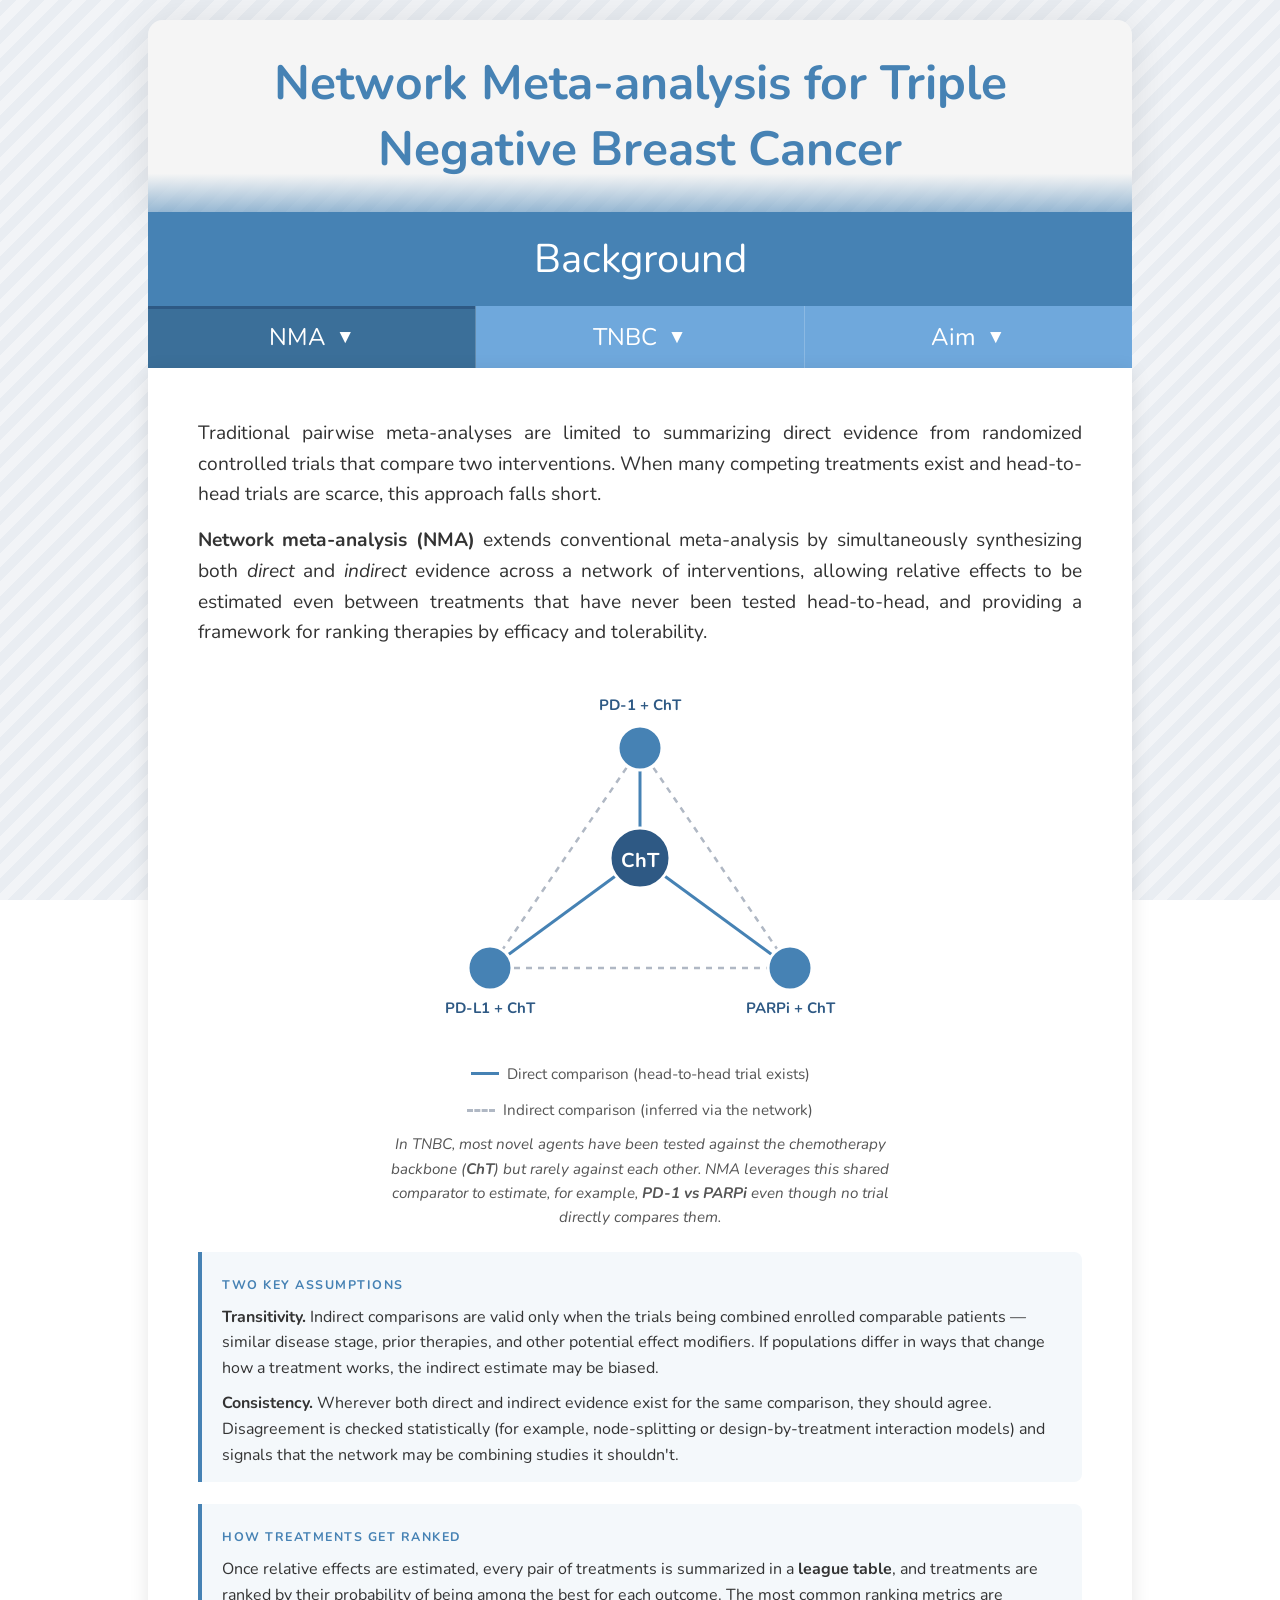
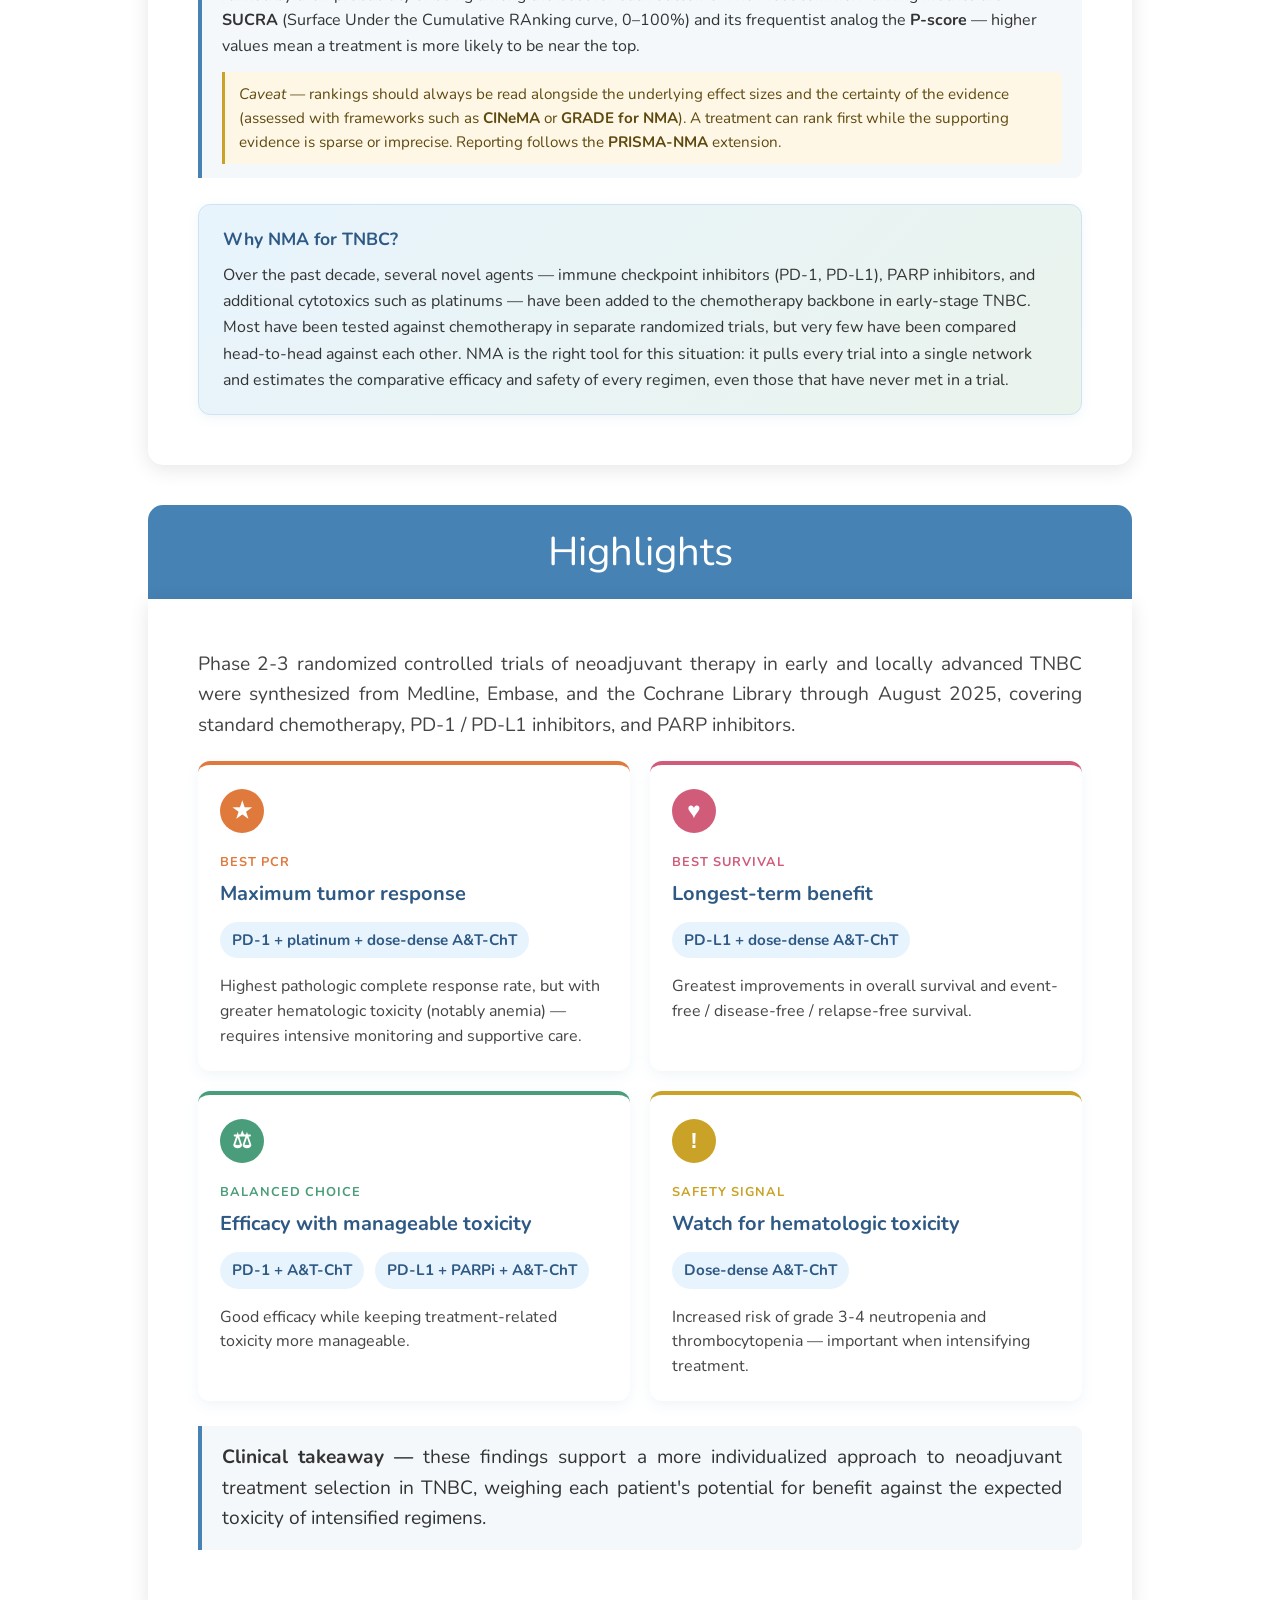
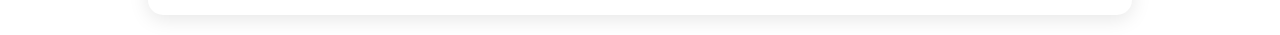
<file: Website/index.html>
<!DOCTYPE html>
<html lang="en">
<head>
    <meta charset="UTF-8">
    <meta name="viewport" content="width=device-width, initial-scale=1.0">
    <title>NMA_TNBC</title>
    <link rel="icon" type="image/svg+xml" href="favicon.svg">
    <link rel="preconnect" href="https://fonts.googleapis.com">
    <link rel="preconnect" href="https://fonts.gstatic.com" crossorigin>
    <link href="https://fonts.googleapis.com/css2?family=Nunito:wght@700&display=swap" rel="stylesheet">
    <link rel="stylesheet" href="style.css">
    <script src="script.js"></script>
</head>
<body>
    <div class="container">
        <h1 class="title">
            <span class="title-text">Network Meta-analysis for Triple Negative Breast Cancer</span>
        </h1>
        <div class="background-section">
            <div class="background-header">
                <span class="background-text">Background</span>
            </div>
            <div class="tab-container">
                <div class="tab active" onclick="showTab('nma')" id="tab-nma" title="Network Meta-analysis">
                    NMA <span class="arrow">▼</span>
                </div>
                <div class="tab" onclick="showTab('tnbc')" id="tab-tnbc" title="Triple Negative Breast Cancer">
                    TNBC <span class="arrow">▼</span>
                </div>
                <div class="tab" onclick="showTab('aim')" id="tab-aim" title="Aim of the study">
                    Aim <span class="arrow">▼</span>
                </div>
            </div>
            <div class="content-area">
                <div id="nmaContent" class="tab-content active">
                    <p>Traditional pairwise meta-analyses are limited to summarizing direct evidence from randomized controlled trials that compare two interventions. When many competing treatments exist and head-to-head trials are scarce, this approach falls short.</p>
                    <p><strong>Network meta-analysis (NMA)</strong> extends conventional meta-analysis by simultaneously synthesizing both <em>direct</em> and <em>indirect</em> evidence across a network of interventions, allowing relative effects to be estimated even between treatments that have never been tested head-to-head, and providing a framework for ranking therapies by efficacy and tolerability.</p>

                    <div class="diagram-wrap">
                        <svg viewBox="0 0 460 360" class="nma-network" role="img" aria-label="Network meta-analysis diagram for TNBC regimens, with chemotherapy as the shared comparator">
                            <line x1="230" y1="180" x2="230" y2="70"  class="edge direct"/>
                            <line x1="230" y1="180" x2="80"  y2="290" class="edge direct"/>
                            <line x1="230" y1="180" x2="380" y2="290" class="edge direct"/>

                            <line x1="230" y1="70"  x2="80"  y2="290" class="edge indirect"/>
                            <line x1="230" y1="70"  x2="380" y2="290" class="edge indirect"/>
                            <line x1="80"  y1="290" x2="380" y2="290" class="edge indirect"/>

                            <g class="node node-anchor">
                                <circle cx="230" cy="180" r="30"/>
                                <text x="230" y="184">ChT</text>
                            </g>

                            <g class="node">
                                <circle cx="230" cy="70" r="22"/>
                            </g>
                            <text class="node-label" x="230" y="32">PD-1 + ChT</text>

                            <g class="node">
                                <circle cx="80" cy="290" r="22"/>
                            </g>
                            <text class="node-label" x="80" y="335">PD-L1 + ChT</text>

                            <g class="node">
                                <circle cx="380" cy="290" r="22"/>
                            </g>
                            <text class="node-label" x="380" y="335">PARPi + ChT</text>
                        </svg>
                        <div class="diagram-legend">
                            <span class="legend-item"><span class="swatch swatch-direct"></span> Direct comparison (head-to-head trial exists)</span>
                            <span class="legend-item"><span class="swatch swatch-indirect"></span> Indirect comparison (inferred via the network)</span>
                        </div>
                        <p class="diagram-caption">In TNBC, most novel agents have been tested against the chemotherapy backbone (<strong>ChT</strong>) but rarely against each other. NMA leverages this shared comparator to estimate, for example, <strong>PD-1 vs PARPi</strong> even though no trial directly compares them.</p>
                    </div>

                    <div class="method-block">
                        <div class="method-label">Two key assumptions</div>
                        <p><strong>Transitivity.</strong> Indirect comparisons are valid only when the trials being combined enrolled comparable patients — similar disease stage, prior therapies, and other potential effect modifiers. If populations differ in ways that change how a treatment works, the indirect estimate may be biased.</p>
                        <p><strong>Consistency.</strong> Wherever both direct and indirect evidence exist for the same comparison, they should agree. Disagreement is checked statistically (for example, node-splitting or design-by-treatment interaction models) and signals that the network may be combining studies it shouldn't.</p>
                    </div>

                    <div class="method-block">
                        <div class="method-label">How treatments get ranked</div>
                        <p>Once relative effects are estimated, every pair of treatments is summarized in a <strong>league table</strong>, and treatments are ranked by their probability of being among the best for each outcome. The most common ranking metrics are <strong>SUCRA</strong> (Surface Under the Cumulative RAnking curve, 0–100%) and its frequentist analog the <strong>P-score</strong> — higher values mean a treatment is more likely to be near the top.</p>
                        <p class="method-caveat"><em>Caveat —</em> rankings should always be read alongside the underlying effect sizes and the certainty of the evidence (assessed with frameworks such as <strong>CINeMA</strong> or <strong>GRADE for NMA</strong>). A treatment can rank first while the supporting evidence is sparse or imprecise. Reporting follows the <strong>PRISMA-NMA</strong> extension.</p>
                    </div>

                    <div class="bridge-block">
                        <div class="bridge-label">Why NMA for TNBC?</div>
                        <p>Over the past decade, several novel agents — immune checkpoint inhibitors (PD-1, PD-L1), PARP inhibitors, and additional cytotoxics such as platinums — have been added to the chemotherapy backbone in early-stage TNBC. Most have been tested against chemotherapy in separate randomized trials, but very few have been compared head-to-head against each other. NMA is the right tool for this situation: it pulls every trial into a single network and estimates the comparative efficacy and safety of every regimen, even those that have never met in a trial.</p>
                    </div>
                </div>
                <div id="tnbcContent" class="tab-content">
                    <div class="receptor-row">
                        <div class="receptor-chip">
                            <div class="receptor-name">ER <span class="minus">−</span></div>
                            <div class="receptor-sub">Estrogen Receptor</div>
                        </div>
                        <div class="receptor-chip">
                            <div class="receptor-name">PR <span class="minus">−</span></div>
                            <div class="receptor-sub">Progesterone Receptor</div>
                        </div>
                        <div class="receptor-chip">
                            <div class="receptor-name">HER2 <span class="minus">−</span></div>
                            <div class="receptor-sub">Human Epidermal Growth Factor Receptor 2</div>
                        </div>
                    </div>
                    <div class="receptor-arrow">▼</div>
                    <div class="tnbc-pill">Triple-Negative Breast Cancer (TNBC)</div>

                    <p>TNBC accounts for roughly 10–20% of all breast cancers and is an aggressive subtype with a high propensity for early relapse and poor prognosis. Because hormone receptors and HER2 are absent, endocrine therapy and HER2-directed agents are not options, leaving cytotoxic chemotherapy as the mainstay of treatment.</p>
                    <p>For early-stage disease, neoadjuvant chemotherapy is standard. Achieving a <strong>pathologic complete response (pCR)</strong> after neoadjuvant therapy is strongly associated with better long-term outcomes — but with conventional anthracycline–taxane regimens, only about 35–45% of patients reach pCR, leaving substantial room to improve.</p>

                    <div class="flow-row">
                        <div class="flow-step">
                            <div class="flow-num">1</div>
                            <div class="flow-title">Neoadjuvant chemotherapy</div>
                            <div class="flow-desc">Standard for early-stage TNBC</div>
                        </div>
                        <div class="flow-arrow">→</div>
                        <div class="flow-step">
                            <div class="flow-num">2</div>
                            <div class="flow-title">pCR</div>
                            <div class="flow-desc">Pathologic complete response</div>
                        </div>
                        <div class="flow-arrow">→</div>
                        <div class="flow-step">
                            <div class="flow-num">3</div>
                            <div class="flow-title">Improved survival</div>
                            <div class="flow-desc">pCR predicts better EFS and OS</div>
                        </div>
                    </div>
                </div>
                <div id="aimContent" class="tab-content">
                    <div class="aim-block">
                        <div class="aim-label">Importance</div>
                        <p>Despite improvements in pathologic complete response (pCR) achieved by novel therapeutic combinations, the optimal neoadjuvant regimen for triple-negative breast cancer remains unclear — particularly when efficacy must be weighed against treatment-related hematologic toxicity.</p>
                    </div>
                    <div class="aim-block aim-block-objective">
                        <div class="aim-label">Objective</div>
                        <p>To address this clinical gap, we conducted a systematic review and network meta-analysis of randomized controlled trials to evaluate the comparative efficacy and safety of neoadjuvant treatments in early-stage TNBC, with pCR as the primary outcome of interest.</p>
                    </div>
                </div>
            </div>
        </div>

        <div class="highlights-section">
            <div class="background-header">
                <span class="background-text">Highlights</span>
            </div>
            <div class="content-area highlights-area">
                <div id="highlightsContent" class="static-content">
                    <p class="highlights-intro">Phase 2-3 randomized controlled trials of neoadjuvant therapy in early and locally advanced TNBC were synthesized from Medline, Embase, and the Cochrane Library through August 2025, covering standard chemotherapy, PD-1 / PD-L1 inhibitors, and PARP inhibitors.</p>

                    <div class="finding-grid">
                        <div class="finding-card card-efficacy">
                            <div class="finding-icon">★</div>
                            <div class="finding-label">Best pCR</div>
                            <h3 class="finding-title">Maximum tumor response</h3>
                            <div class="regimen-badge">PD-1 + platinum + dose-dense A&amp;T-ChT</div>
                            <p>Highest pathologic complete response rate, but with greater hematologic toxicity (notably anemia) — requires intensive monitoring and supportive care.</p>
                        </div>

                        <div class="finding-card card-survival">
                            <div class="finding-icon">♥</div>
                            <div class="finding-label">Best survival</div>
                            <h3 class="finding-title">Longest-term benefit</h3>
                            <div class="regimen-badge">PD-L1 + dose-dense A&amp;T-ChT</div>
                            <p>Greatest improvements in overall survival and event-free / disease-free / relapse-free survival.</p>
                        </div>

                        <div class="finding-card card-balance">
                            <div class="finding-icon">⚖</div>
                            <div class="finding-label">Balanced choice</div>
                            <h3 class="finding-title">Efficacy with manageable toxicity</h3>
                            <div class="regimen-badge">PD-1 + A&amp;T-ChT</div>
                            <div class="regimen-badge">PD-L1 + PARPi + A&amp;T-ChT</div>
                            <p>Good efficacy while keeping treatment-related toxicity more manageable.</p>
                        </div>

                        <div class="finding-card card-safety">
                            <div class="finding-icon">!</div>
                            <div class="finding-label">Safety signal</div>
                            <h3 class="finding-title">Watch for hematologic toxicity</h3>
                            <div class="regimen-badge">Dose-dense A&amp;T-ChT</div>
                            <p>Increased risk of grade 3-4 neutropenia and thrombocytopenia — important when intensifying treatment.</p>
                        </div>
                    </div>

                    <p class="highlights-takeaway"><strong>Clinical takeaway —</strong> these findings support a more individualized approach to neoadjuvant treatment selection in TNBC, weighing each patient's potential for benefit against the expected toxicity of intensified regimens.</p>
                </div>
            </div>
        </div>

    </div>

</body>
</html>
</file>
<file: Website/style.css>
*{
    margin: 0;
    padding: 0;
    box-sizing: border-box;
}

body{
    font-family: Arial, Helvetica, sans-serif;
    background-color: #f5f5f5;
    min-height: 100vh;

    /* soft diagonal hatch */
    background: repeating-linear-gradient(
        -45deg,
        #f2f4f7 0 10px,    /* light stripe */
        #e9edf2 10px 20px /* slightly darker stripe */
        );
    /* keep the pattern stationary while scrolling (optional) */
    background-attachment: fixed;
}

.container{
    max-width: 80%;
    margin: 0 auto;
    padding: 20px;
}

.title{
    font-size: 3rem;
    font-family: 'Nunito', sans-serif;
    color: #4682B4;
    padding: 30px 20px;
    text-align: center;
    position: relative; 
    background: linear-gradient(to bottom, #f5f5f5 80%, #5c91bc9a 100%);
    border-radius: 15px 15px 0 0;
    box-shadow: 0 4px 45px rgba(0,0,0,0.1);
}

.title-text{
    display: inline-block;
    transition: color 0.6s ease, transform 0.6s ease;
}

.title-text:hover{
    color: #2e5984;
    transform: scale(1.02);
}

.background-section{
    background: radial-gradient(ellipse at center,
        white 0%,
        white 70%,
        rgba(255, 255, 255, 0.9) 80%,
        rgba(255, 255, 255, 0.6) 90%,
        rgba(255, 255, 255, 0.3) 95%,
        transparent 100%);
    position: relative;
}

.highlights-section{
    margin-top: 40px;
    position: relative;
}

.highlights-section .background-header{
    border-radius: 15px 15px 0 0;
}

.highlights-area{
    min-height: 0;
}

.static-content{
    display: block;
    padding: 50px;
    line-height: 1.6;
    font-size: 1.2rem;
    color: #333;
    animation: fadeIn 0.5s ease-in-out;
}

.static-content p{
    margin-bottom: 15px;
    text-align: justify;
    font-family: 'Nunito', sans-serif;
}

/* ---------- NMA network diagram ---------- */
.diagram-wrap{
    margin: 30px auto 10px;
    max-width: 520px;
    text-align: center;
}

.nma-network{
    width: 100%;
    height: auto;
    max-width: 460px;
}

.nma-network .edge{
    stroke: #4682B4;
    stroke-width: 3;
    fill: none;
}

.nma-network .edge.indirect{
    stroke: #b0b8c4;
    stroke-dasharray: 6 6;
    stroke-width: 2.5;
}

.nma-network .node circle{
    fill: #4682B4;
    stroke: white;
    stroke-width: 3;
    transition: transform 0.3s ease, fill 0.3s ease;
    transform-origin: center;
    transform-box: fill-box;
}

.nma-network .node:hover circle{
    fill: #2e5984;
    transform: scale(1.08);
}

.nma-network .node text{
    fill: white;
    font-family: 'Nunito', sans-serif;
    font-weight: 700;
    font-size: 18px;
    text-anchor: middle;
    dominant-baseline: middle;
    pointer-events: none;
}

.nma-network .node-anchor circle{
    fill: #2e5984;
}

.nma-network .node-anchor text{
    font-size: 20px;
}

.nma-network .node-label{
    fill: #2e5984;
    font-family: 'Nunito', sans-serif;
    font-weight: 700;
    font-size: 15px;
    text-anchor: middle;
    pointer-events: none;
}

.diagram-legend{
    display: flex;
    flex-wrap: wrap;
    gap: 12px 24px;
    justify-content: center;
    margin-top: 14px;
    font-size: 0.95rem;
    color: #555;
    font-family: 'Nunito', sans-serif;
}

.legend-item{
    display: inline-flex;
    align-items: center;
    gap: 8px;
}

.swatch{
    display: inline-block;
    width: 28px;
    height: 0;
    border-top: 3px solid #4682B4;
}

.swatch-indirect{
    border-top: 3px dashed #b0b8c4;
}

.diagram-caption{
    margin-top: 10px;
    color: #555;
    font-size: 0.95rem;
    font-style: italic;
    text-align: center !important;
}

/* ---------- NMA method & bridge callouts ---------- */
.method-block{
    background: #f4f8fb;
    border-left: 4px solid #4682B4;
    padding: 16px 20px 14px;
    border-radius: 0 8px 8px 0;
    margin: 22px 0;
}

.method-block .method-label{
    display: inline-block;
    font-family: 'Nunito', sans-serif;
    font-size: 0.78rem;
    font-weight: 700;
    text-transform: uppercase;
    letter-spacing: 1.5px;
    color: #4682B4;
    margin-bottom: 10px;
}

.method-block p{
    margin: 0 0 10px 0 !important;
    text-align: left !important;
    color: #333;
    font-size: 1rem !important;
    line-height: 1.6;
    font-family: 'Nunito', sans-serif;
}

.method-block p:last-child{
    margin-bottom: 0 !important;
}

.method-block .method-caveat{
    background: #fff7e6;
    border-left: 3px solid #c9a227;
    padding: 10px 14px;
    border-radius: 0 6px 6px 0;
    margin-top: 12px !important;
    font-size: 0.95rem !important;
    color: #5e4a10;
}

.bridge-block{
    background: linear-gradient(135deg, #e8f4fd 0%, #eaf3ec 100%);
    border: 1px solid #cfe3f3;
    padding: 20px 24px;
    border-radius: 12px;
    margin-top: 26px;
    box-shadow: 0 3px 12px rgba(70, 130, 180, 0.08);
}

.bridge-block .bridge-label{
    font-family: 'Nunito', sans-serif;
    font-size: 1.1rem;
    font-weight: 700;
    color: #2e5984;
    margin-bottom: 8px;
}

.bridge-block p{
    margin: 0 !important;
    text-align: left !important;
    color: #333;
    font-size: 1rem !important;
    line-height: 1.65;
    font-family: 'Nunito', sans-serif;
}

/* ---------- TNBC receptors + flow ---------- */
.receptor-row{
    display: grid;
    grid-template-columns: repeat(3, 1fr);
    gap: 16px;
    margin: 10px 0 18px;
}

@media (max-width: 720px){
    .receptor-row{ grid-template-columns: 1fr; }
}

.receptor-chip{
    background: white;
    border: 2px solid #e0c4cb;
    border-top: 4px solid #c0455e;
    border-radius: 10px;
    padding: 18px 16px;
    text-align: center;
    box-shadow: 0 3px 10px rgba(192, 69, 94, 0.08);
    transition: transform 0.25s ease, box-shadow 0.25s ease;
}

.receptor-chip:hover{
    transform: translateY(-3px);
    box-shadow: 0 6px 18px rgba(192, 69, 94, 0.18);
}

.receptor-name{
    font-family: 'Nunito', sans-serif;
    font-size: 1.6rem;
    font-weight: 700;
    color: #2e5984;
    margin-bottom: 6px;
}

.receptor-name .minus{
    display: inline-block;
    background: #c0455e;
    color: white;
    width: 28px;
    height: 28px;
    line-height: 24px;
    border-radius: 50%;
    margin-left: 6px;
    font-size: 1.4rem;
    font-weight: 700;
    vertical-align: middle;
}

.receptor-sub{
    font-size: 0.9rem;
    color: #666;
    font-family: 'Nunito', sans-serif;
}

.receptor-arrow{
    text-align: center;
    color: #4682B4;
    font-size: 1.4rem;
    margin: 4px 0 8px;
}

.tnbc-pill{
    display: block;
    width: fit-content;
    margin: 0 auto 22px;
    background: linear-gradient(90deg, #4682B4, #2e5984);
    color: white;
    padding: 10px 26px;
    border-radius: 999px;
    font-family: 'Nunito', sans-serif;
    font-weight: 700;
    font-size: 1.15rem;
    box-shadow: 0 4px 14px rgba(70, 130, 180, 0.25);
}

.flow-row{
    display: flex;
    align-items: stretch;
    justify-content: center;
    gap: 12px;
    margin: 28px 0 6px;
    flex-wrap: wrap;
}

.flow-step{
    flex: 1;
    min-width: 160px;
    background: #f4f8fb;
    border-radius: 10px;
    padding: 16px 14px;
    text-align: center;
    border-bottom: 3px solid #4682B4;
}

.flow-num{
    width: 32px;
    height: 32px;
    margin: 0 auto 8px;
    background: #4682B4;
    color: white;
    border-radius: 50%;
    line-height: 32px;
    font-family: 'Nunito', sans-serif;
    font-weight: 700;
}

.flow-title{
    font-family: 'Nunito', sans-serif;
    font-weight: 700;
    color: #2e5984;
    font-size: 1.05rem;
    margin-bottom: 4px;
}

.flow-desc{
    font-size: 0.9rem;
    color: #555;
    font-family: 'Nunito', sans-serif;
}

.flow-arrow{
    align-self: center;
    color: #4682B4;
    font-size: 1.6rem;
    font-weight: 700;
}

@media (max-width: 720px){
    .flow-arrow{ transform: rotate(90deg); }
}

/* ---------- Aim labeled blocks ---------- */
.aim-block{
    background: white;
    border-left: 5px solid #4682B4;
    padding: 18px 22px;
    border-radius: 0 10px 10px 0;
    margin-bottom: 18px;
    box-shadow: 0 3px 10px rgba(70, 130, 180, 0.08);
}

.aim-block-objective{
    border-left-color: #4a9d7a;
}

.aim-block .aim-label{
    display: inline-block;
    font-family: 'Nunito', sans-serif;
    font-size: 0.78rem;
    font-weight: 700;
    text-transform: uppercase;
    letter-spacing: 1.5px;
    color: #4682B4;
    margin-bottom: 8px;
}

.aim-block-objective .aim-label{
    color: #4a9d7a;
}

.aim-block p{
    margin: 0 !important;
    text-align: left !important;
    color: #333;
    line-height: 1.65;
    font-family: 'Nunito', sans-serif;
}

/* ---------- Highlights cards ---------- */
.highlights-intro{
    margin-bottom: 25px;
    color: #444;
}

.finding-grid{
    display: grid;
    grid-template-columns: repeat(2, 1fr);
    gap: 20px;
    margin: 20px 0 25px;
}

@media (max-width: 720px){
    .finding-grid{ grid-template-columns: 1fr; }
}

.finding-card{
    position: relative;
    background: white;
    border-radius: 12px;
    padding: 24px 22px 22px;
    border-top: 4px solid #4682B4;
    box-shadow: 0 4px 14px rgba(70, 130, 180, 0.08);
    transition: transform 0.25s ease, box-shadow 0.25s ease;
    text-align: left;
}

.finding-card:hover{
    transform: translateY(-3px);
    box-shadow: 0 8px 22px rgba(70, 130, 180, 0.15);
}

.finding-icon{
    width: 44px;
    height: 44px;
    border-radius: 50%;
    display: flex;
    align-items: center;
    justify-content: center;
    font-size: 1.4rem;
    color: white;
    background: #4682B4;
    margin-bottom: 12px;
    font-weight: 700;
}

.finding-label{
    display: inline-block;
    font-size: 0.8rem;
    font-weight: 700;
    text-transform: uppercase;
    letter-spacing: 1px;
    color: #4682B4;
    margin-bottom: 6px;
    font-family: 'Nunito', sans-serif;
}

.finding-title{
    font-family: 'Nunito', sans-serif;
    font-size: 1.25rem;
    color: #2e5984;
    margin: 0 0 12px 0;
}

.regimen-badge{
    display: inline-block;
    background: #e8f4fd;
    color: #2e5984;
    font-size: 0.95rem;
    padding: 6px 12px;
    border-radius: 999px;
    margin: 0 6px 10px 0;
    font-family: 'Nunito', sans-serif;
    font-weight: 700;
}

.finding-card p{
    text-align: left !important;
    font-size: 1rem !important;
    color: #444;
    line-height: 1.55;
    margin: 6px 0 0 0 !important;
}

/* per-card accent colors */
.card-efficacy{ border-top-color: #e07a3c; }
.card-efficacy .finding-icon{ background: #e07a3c; }
.card-efficacy .finding-label{ color: #e07a3c; }

.card-survival{ border-top-color: #d05c7a; }
.card-survival .finding-icon{ background: #d05c7a; }
.card-survival .finding-label{ color: #d05c7a; }

.card-balance{ border-top-color: #4a9d7a; }
.card-balance .finding-icon{ background: #4a9d7a; }
.card-balance .finding-label{ color: #4a9d7a; }

.card-safety{ border-top-color: #c9a227; }
.card-safety .finding-icon{ background: #c9a227; }
.card-safety .finding-label{ color: #c9a227; }

.highlights-takeaway{
    background: #f4f8fb;
    border-left: 4px solid #4682B4;
    padding: 16px 20px;
    border-radius: 0 8px 8px 0;
    margin-top: 10px;
    color: #333;
}

.background-header{
    background: #4682B4;
    color: white;
    padding: 20px 30px;
    font-size: 2.5rem;
    font-family: 'Nunito', sans-serif;
    text-align: center;
    position: relative;
    transition: background 0.4s ease;
}

.background-header:hover{
    background: #3b6f99;
}

.background-text{
    display: inline-block;
    transition: transform 0.4s ease;
}

.background-header:hover .background-text{
    transform: scale(1.02);
}

.tab-container{
    display: flex;
    background: #e8f4fd;
    /* border-bottom: 1px solid #d0e7f7; */
    /* border-radius: 0 0 15px 15px; */
}

.tab{
    flex: 1;
    padding: 15px 20px;
    background: #6fa8dc;
    color: white;
    font-family: 'Nunito', sans-serif;
    cursor: pointer;
    font-size: 1.5rem;
    transition: all 0.3s ease;
    display: flex;
    align-items: center;
    justify-content: center;
    gap: 10px;
    border-right: 1px solid rgba(255, 255, 255, 0.2);
}

.tab:last-child{
    border-right: none;
}

.tab:hover{
    background: #5a96d0;
    transform: translateY(-2px);
}

.tab.active{
    background: #3b6f99;
    box-shadow: inset 0 3px 0 #2e5984;
}

.arrow{
    font-size: 1.2rem;
    transition: transform 0.5s ease;
}

.arrow.rotated{
    transform: rotate(360deg);
}

.content-area{
    background: white;
    border-radius: 0 0 15px 15px;
    box-shadow: 0 4px 20px rgba(0,0,0,0.1);
    min-height: 400px;
    position: relative;
    overflow: hidden;
}

.tab-content{
    display: none;
    padding: 50px;
    line-height: 1.6;
    font-size: 1.2rem;
    color: #333;
    animation: fadeIn 0.5s ease-in-out;
}

.tab-content.active{
    display: block;  /* creates tab-switching effect */
}

.tab-content p{
    margin-bottom: 15px;
    text-align: justify;  /* Makes text align to both left and right margins */
    font-family: 'Nunito', sans-serif;;
}

@keyframes fadeIn{
    from {opacity: 0; transform: translateY(10px);}
    to {opacity: 1; transform: translateY(0);}
}

.loading{
    display: flex;           /* Makes container a flexbox */
    justify-content: center; /* Centers content horizontally */
    align-items: center;     /* Centers content vertically */
    height: 200px;          /* Gives container specific height */
    font-size: 1.2rem;      /* Makes text slightly larger than default */
    color: #666;            /* Gray text color */
    font-family: 'Nunito', sans-serif; /* Custom font with fallback */
}

.loading::after{
    content: '';
    width: 20px;
    height: 20px;
    border: 2px solid #4682b4;
    border-top: 2px solid transparent;
    border-radius: 50%;
    margin-left: 10px;
    animation: spin 1s linear infinite;
}

@keyframes spin{
    from {transform: rotate(0deg);}
    to {transform: rotate(360deg);}
}
</file>
